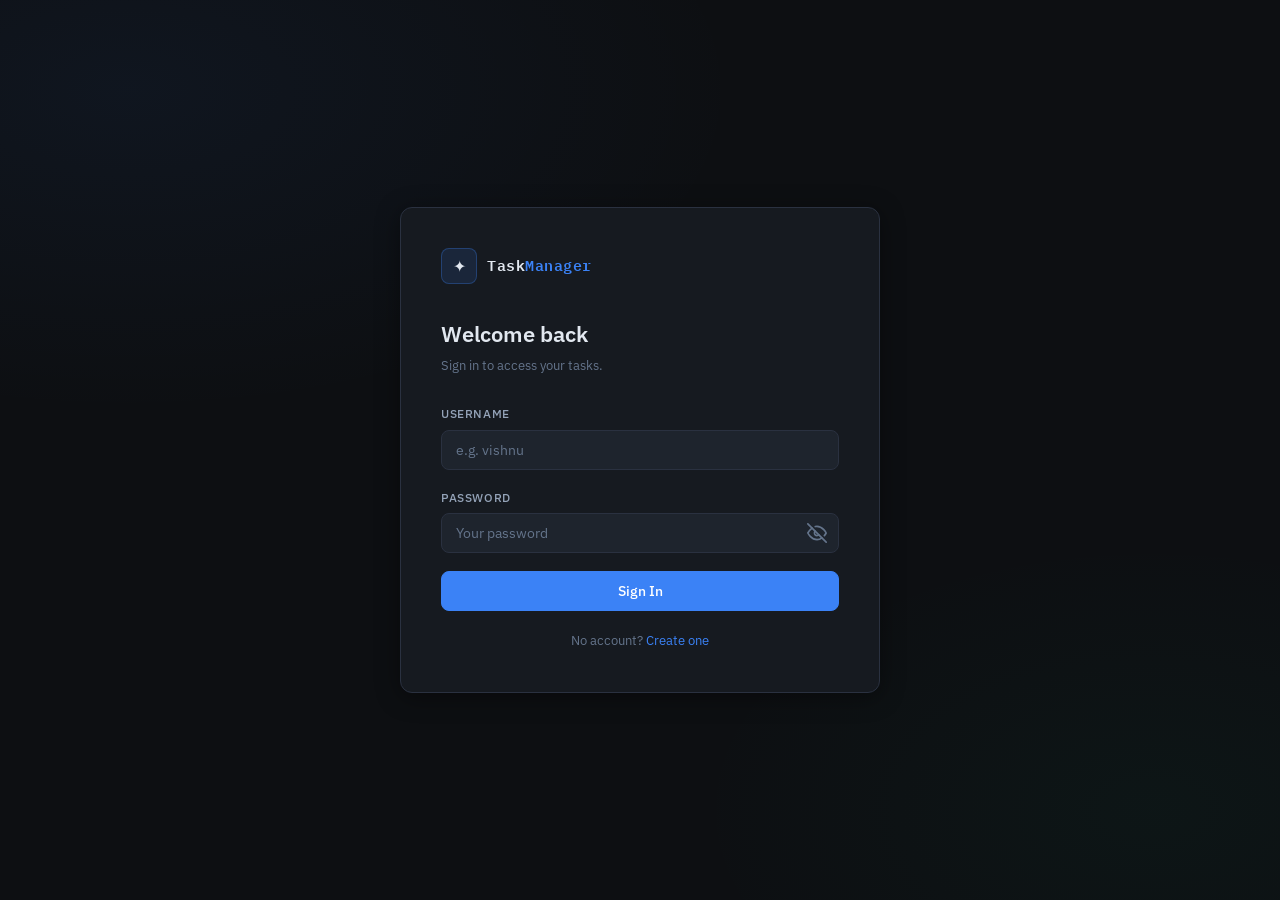
<file: frontend/index.html>
<!DOCTYPE html>
<html lang="en">
<head>
  <meta charset="UTF-8" />
  <meta http-equiv="refresh" content="0; url=login.html" />
  <title>TaskManager</title>
</head>
<body>
  <p>Redirecting… <a href="login.html">Click here</a></p>
</body>
</html>
</file>
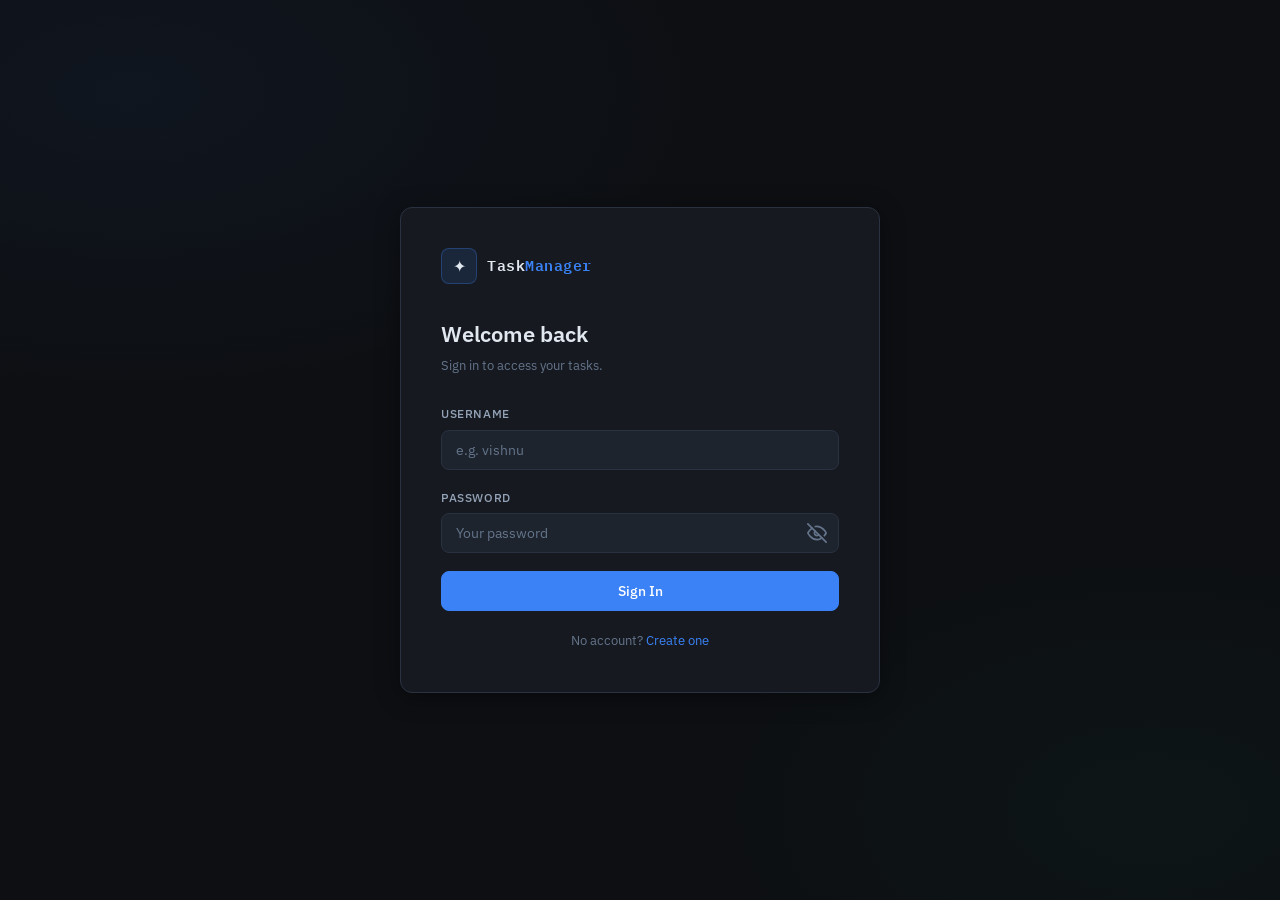
<file: frontend/dashboard.html>
<!DOCTYPE html>
<html lang="en">
<head>
  <meta charset="UTF-8" />
  <meta name="viewport" content="width=device-width, initial-scale=1.0" />
  <title>Dashboard – TaskManager</title>
  <link rel="stylesheet" href="style.css" />
  <style>
    .avatar-sm {
      width: 34px; height: 34px;
      border-radius: 50%;
      object-fit: cover;
      border: 2px solid var(--accent);
      cursor: pointer;
    }
    .avatar-sm-placeholder {
      width: 34px; height: 34px;
      border-radius: 50%;
      background: var(--accent-dim);
      border: 2px solid rgba(59,130,246,0.3);
      display: flex; align-items: center; justify-content: center;
      font-weight: 700; font-size: 14px; color: var(--accent);
      cursor: pointer;
    }
    .reward-toast {
      position: fixed;
      top: 72px; right: 24px;
      background: linear-gradient(135deg, #10b981, #3b82f6);
      color: #fff;
      padding: 16px 20px;
      border-radius: 12px;
      font-size: 14px;
      font-weight: 500;
      box-shadow: 0 8px 32px rgba(0,0,0,0.4);
      z-index: 999;
      max-width: 320px;
      animation: slideInRight 0.4s ease;
      display: none;
    }
    @keyframes slideInRight {
      from { opacity:0; transform:translateX(40px); }
      to   { opacity:1; transform:translateX(0); }
    }
    .time-tag {
      font-size: 11px;
      color: var(--text-muted);
      font-family: var(--font-mono);
      display: flex; align-items: center; gap: 4px;
    }
    .time-tag.overdue { color: var(--danger); }
    .time-tag.soon    { color: var(--warn); }
    .time-tag.ok      { color: var(--success); }
    .set-btn {
      background: var(--success-dim);
      border: 1px solid rgba(16,185,129,0.3);
      color: var(--success);
      border-radius: 6px;
      padding: 8px 14px;
      font-size: 12px;
      font-weight: 600;
      cursor: pointer;
      white-space: nowrap;
    }
    .set-btn:hover { background: rgba(16,185,129,0.2); }
  </style>
</head>
<body data-page="dashboard">

  <!-- Reward Toast -->
  <div class="reward-toast" id="reward-toast"></div>

  <div class="dashboard-layout">

    <!-- Topbar -->
    <header class="topbar">
      <div class="brand">
        <div class="brand-icon">✦</div>
        <div class="brand-name">Task<span>Manager</span></div>
      </div>
      <div class="topbar-right">
        <span class="user-badge" id="user-badge">@user</span>
        <div id="avatar-sm-placeholder" class="avatar-sm-placeholder"
             onclick="window.location.href='profile.html'" title="My Profile">?</div>
        <img id="avatar-sm-img" class="avatar-sm" src="" alt=""
             onclick="window.location.href='profile.html'" title="My Profile"
             style="display:none;" />
        <button class="btn btn-ghost" id="logout-btn"
                style="padding:6px 14px;font-size:13px;">Sign out</button>
      </div>
    </header>

    <main class="main-content">

      <!-- Motivation Quote -->
      <div id="quote-card" style="
        background:linear-gradient(135deg,rgba(59,130,246,0.15),rgba(16,185,129,0.10));
        border:1px solid rgba(59,130,246,0.25);border-radius:12px;
        padding:20px 24px;margin-bottom:24px;position:relative;overflow:hidden;">
        <div style="position:absolute;top:-10px;left:16px;font-size:80px;
          color:rgba(59,130,246,0.08);font-family:Georgia,serif;pointer-events:none;">"</div>
        <div style="display:flex;align-items:flex-start;gap:16px;">
          <div style="font-size:28px;">✨</div>
          <div style="flex:1;">
            <p id="quote-text" style="font-size:15px;color:var(--text);
               font-style:italic;line-height:1.7;margin-bottom:8px;">Loading...</p>
            <p id="quote-author" style="font-size:12px;color:var(--accent);
               font-weight:600;text-transform:uppercase;
               letter-spacing:0.8px;margin:0;"></p>
          </div>
        </div>
        <div style="margin-top:14px;padding-top:14px;
                    border-top:1px solid rgba(59,130,246,0.15);
                    display:flex;align-items:center;gap:8px;">
          <span style="font-size:12px;color:var(--text-muted);">Today's goal:</span>
          <span id="task-goal" style="font-size:12px;
                color:var(--success);font-weight:600;"></span>
          <button onclick="refreshMotivation()" style="margin-left:auto;
            background:none;border:1px solid rgba(59,130,246,0.25);
            color:var(--accent);border-radius:6px;
            padding:4px 12px;font-size:11px;cursor:pointer;">
            New Quote 🔄
          </button>
        </div>
      </div>

      <!-- Stats -->
      <div class="stats-bar">
        <div class="stat-card">
          <div class="stat-label">Total Tasks</div>
          <div class="stat-value accent" id="stat-total">—</div>
        </div>
        <div class="stat-card">
          <div class="stat-label">Completed</div>
          <div class="stat-value success" id="stat-done">—</div>
        </div>
        <div class="stat-card">
          <div class="stat-label">Pending</div>
          <div class="stat-value warn" id="stat-pending">—</div>
        </div>
      </div>

      <!-- Create Task -->
      <div class="panel">
        <div class="panel-header">
          <span class="panel-title">New Task</span>
        </div>
        <form id="task-form" autocomplete="off">

          <div class="form-group">
            <label for="new-title">Title *</label>
            <input id="new-title" type="text"
                   placeholder="What do you need to do?"
                   required maxlength="200" />
          </div>

          <div class="form-group">
            <label for="new-desc">Description</label>
            <input id="new-desc" type="text" placeholder="Optional details" />
          </div>

          <div class="form-group">
            <label for="new-priority">Priority</label>
            <select id="new-priority">
              <option value="medium">Medium</option>
              <option value="high">High</option>
              <option value="low">Low</option>
            </select>
          </div>

          <!-- Start Time -->
          <div class="form-group">
            <label>Start Date & Time</label>
            <div style="display:flex;gap:6px;align-items:center;flex-wrap:wrap;">
              <input id="new-start" type="datetime-local"
                     style="flex:1;min-width:160px;" />
              <button type="button" class="set-btn"
                      onclick="setNow('new-start')">
                ✓ Set Now
              </button>
              <button type="button" onclick="clearTime('new-start')" style="
                background:transparent;border:1px solid var(--border);
                color:var(--text-muted);border-radius:6px;
                padding:8px 10px;font-size:12px;cursor:pointer;">✕</button>
            </div>
          </div>

          <!-- End Time -->
          <div class="form-group">
            <label>End Date & Time (Deadline)</label>
            <div style="display:flex;gap:6px;align-items:center;flex-wrap:wrap;">
              <input id="new-end" type="datetime-local"
                     style="flex:1;min-width:160px;" />
              <button type="button" onclick="confirmTime('new-end')" style="
                background:rgba(245,158,11,0.12);
                border:1px solid rgba(245,158,11,0.3);
                color:var(--warn);border-radius:6px;
                padding:8px 14px;font-size:12px;
                font-weight:600;cursor:pointer;white-space:nowrap;">
                ✓ Set
              </button>
              <button type="button" onclick="clearTime('new-end')" style="
                background:transparent;border:1px solid var(--border);
                color:var(--text-muted);border-radius:6px;
                padding:8px 10px;font-size:12px;cursor:pointer;">✕</button>
            </div>
          </div>

          <!-- Quick Deadline Buttons -->
          <div style="margin-bottom:16px;display:flex;gap:8px;
                      flex-wrap:wrap;align-items:center;">
            <span style="font-size:11px;color:var(--text-muted);
              text-transform:uppercase;letter-spacing:0.5px;">
              Quick set:
            </span>
            <button type="button" onclick="setQuickDeadline(1)" style="
              background:transparent;border:1px solid var(--border);
              color:var(--text-dim);border-radius:6px;
              padding:4px 12px;font-size:12px;cursor:pointer;">
              +1 Hour
            </button>
            <button type="button" onclick="setQuickDeadline(24)" style="
              background:transparent;border:1px solid var(--border);
              color:var(--text-dim);border-radius:6px;
              padding:4px 12px;font-size:12px;cursor:pointer;">
              Tomorrow
            </button>
            <button type="button" onclick="setQuickDeadline(72)" style="
              background:transparent;border:1px solid var(--border);
              color:var(--text-dim);border-radius:6px;
              padding:4px 12px;font-size:12px;cursor:pointer;">
              3 Days
            </button>
            <button type="button" onclick="setQuickDeadline(168)" style="
              background:transparent;border:1px solid var(--border);
              color:var(--text-dim);border-radius:6px;
              padding:4px 12px;font-size:12px;cursor:pointer;">
              1 Week
            </button>
          </div>

          <button class="btn btn-primary" id="create-btn" type="submit">
            + Add Task
          </button>

        </form>
      </div>

      <!-- Task List -->
      <div class="panel">
        <div class="panel-header">
          <span class="panel-title">My Tasks</span>
          <select id="priority-filter"
                  style="width:auto;font-size:13px;padding:6px 10px;">
            <option value="">All priorities</option>
            <option value="high">High</option>
            <option value="medium">Medium</option>
            <option value="low">Low</option>
          </select>
        </div>

        <!-- Filter chips -->
        <div class="filter-bar">
          <button class="filter-chip active" id="filter-all">All</button>
          <button class="filter-chip" id="filter-active">Pending</button>
          <button class="filter-chip" id="filter-done">Completed</button>
        </div>

        <!-- Tasks -->
        <div class="task-list" id="task-list">
          <div class="loading">Loading tasks…</div>
        </div>

        <!-- Pagination -->
        <div id="pagination"></div>
      </div>

    </main>
  </div>

  <script src="script.js"></script>
</body>
</html>
</file>
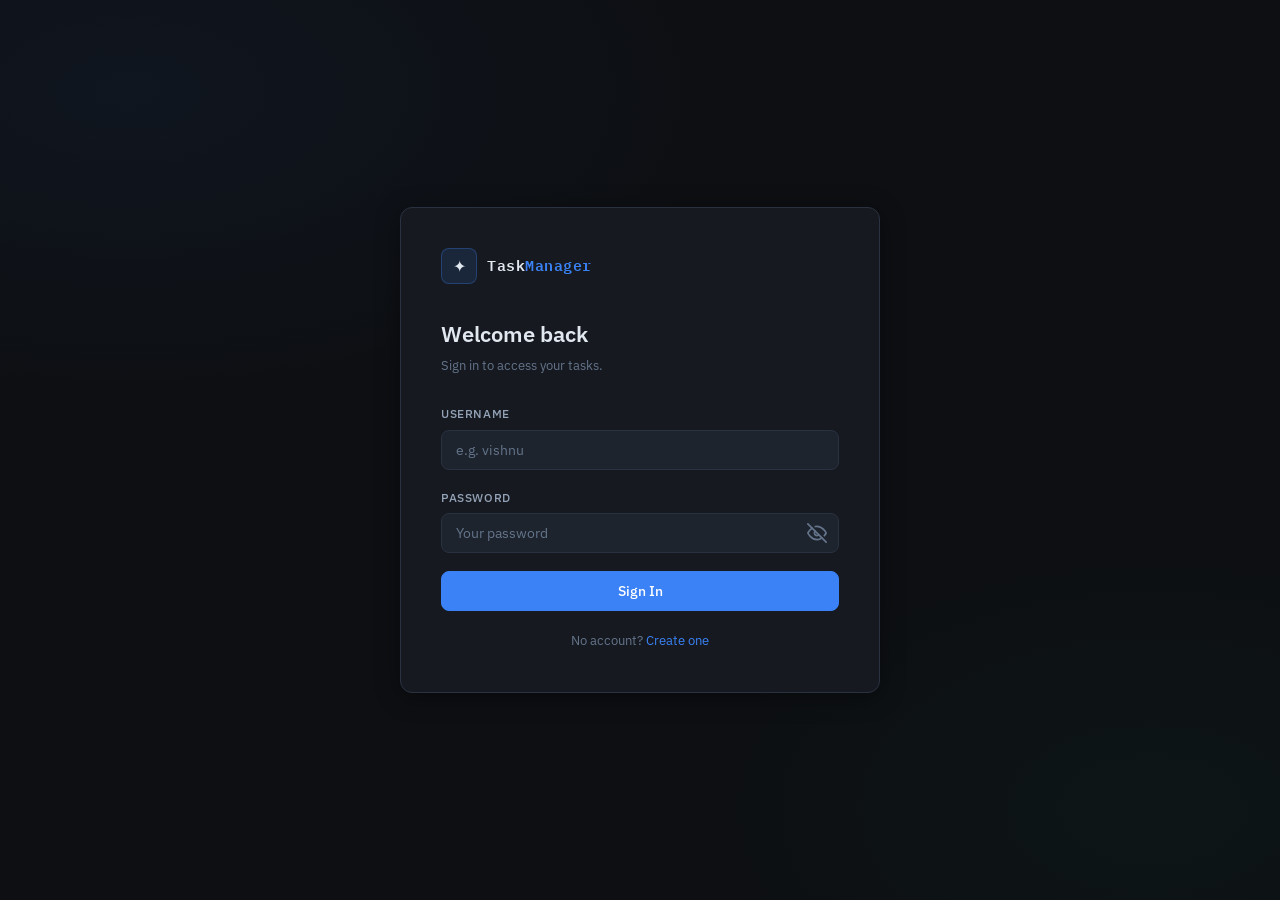
<file: frontend/login.html>
<!DOCTYPE html>
<html lang="en">
<head>
  <meta charset="UTF-8" />
  <meta name="viewport" content="width=device-width, initial-scale=1.0" />
  <title>Login – TaskManager</title>
  <link rel="stylesheet" href="style.css" />
  <style>
    .input-wrap { position: relative; }
    .input-wrap input { width: 100%; padding-right: 44px; }
    .eye-btn {
      position: absolute;
      right: 12px;
      top: 50%;
      transform: translateY(-50%);
      background: none;
      border: none;
      cursor: pointer;
      color: var(--text-muted);
      padding: 0;
      display: flex;
      align-items: center;
    }
    .eye-btn:hover { color: var(--text); }
  </style>
</head>
<body data-page="login">
  <div class="page-center">
    <div class="container">
      <div class="card">

        <div class="brand">
          <div class="brand-icon">✦</div>
          <div class="brand-name">Task<span>Manager</span></div>
        </div>

        <h1 class="page-title">Welcome back</h1>
        <p class="page-sub">Sign in to access your tasks.</p>

        <div class="alert" id="alert"></div>

        <form id="login-form" autocomplete="off">

          <div class="form-group">
            <label for="username">Username</label>
            <input id="username" type="text" placeholder="e.g. vishnu" required />
          </div>

          <div class="form-group">
            <label for="password">Password</label>
            <div class="input-wrap">
              <input id="password" type="password" placeholder="Your password" required />
              <button type="button" class="eye-btn" onclick="togglePass('password', this)">
                <!-- Eye open -->
                <svg xmlns="http://www.w3.org/2000/svg" width="20" height="20" viewBox="0 0 24 24" fill="none" stroke="currentColor" stroke-width="2" stroke-linecap="round" stroke-linejoin="round" style="display:none"><path d="M1 12s4-8 11-8 11 8 11 8-4 8-11 8-11-8-11-8z"/><circle cx="12" cy="12" r="3"/></svg>
                <!-- Eye crossed -->
                <svg xmlns="http://www.w3.org/2000/svg" width="20" height="20" viewBox="0 0 24 24" fill="none" stroke="currentColor" stroke-width="2" stroke-linecap="round" stroke-linejoin="round"><path d="M17.94 17.94A10.07 10.07 0 0 1 12 20c-7 0-11-8-11-8a18.45 18.45 0 0 1 5.06-5.94M9.9 4.24A9.12 9.12 0 0 1 12 4c7 0 11 8 11 8a18.5 18.5 0 0 1-2.16 3.19m-6.72-1.07a3 3 0 1 1-4.24-4.24"/><line x1="1" y1="1" x2="23" y2="23"/></svg>
              </button>
            </div>
          </div>

          <button class="btn btn-primary" id="submit-btn" data-label="Sign In" type="submit">
            Sign In
          </button>

        </form>

        <div class="link-row">
          No account? <a href="register.html">Create one</a>
        </div>

      </div>
    </div>
  </div>

  <script>
    function togglePass(fieldId, btn) {
      const field = document.getElementById(fieldId);
      const svgs = btn.querySelectorAll('svg');
      if (field.type === 'password') {
        field.type = 'text';
        svgs[0].style.display = 'block';
        svgs[1].style.display = 'none';
      } else {
        field.type = 'password';
        svgs[0].style.display = 'none';
        svgs[1].style.display = 'block';
      }
    }
  </script>
  <script src="script.js"></script>
</body>
</html>
</file>
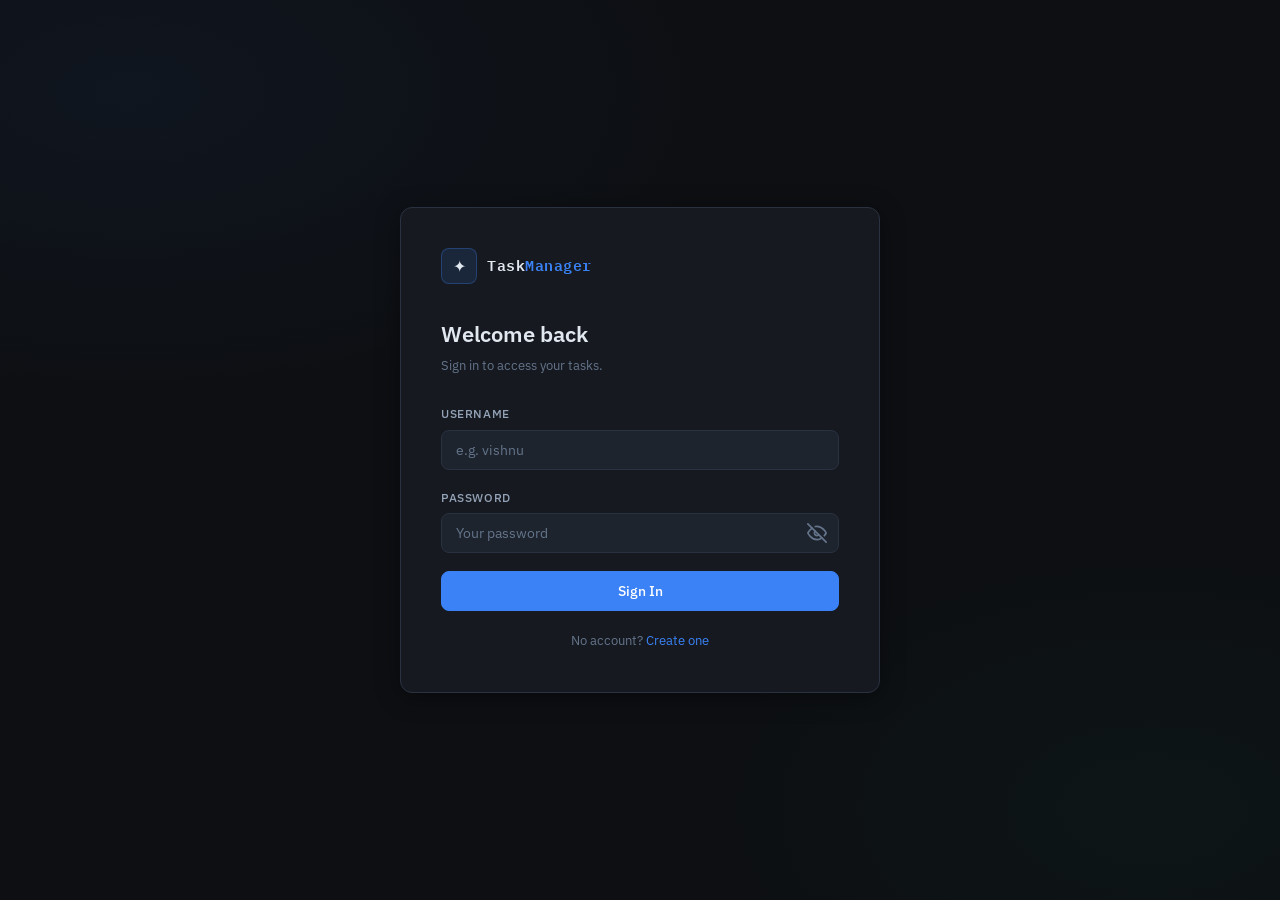
<file: frontend/profile.html>
<!DOCTYPE html>
<html lang="en">
<head>
  <meta charset="UTF-8" />
  <meta name="viewport" content="width=device-width, initial-scale=1.0" />
  <title>Profile – TaskManager</title>
  <link rel="stylesheet" href="style.css" />
  <style>
    .avatar-wrap {
      display: flex;
      flex-direction: column;
      align-items: center;
      margin-bottom: 28px;
    }
    .avatar {
      width: 100px;
      height: 100px;
      border-radius: 50%;
      object-fit: cover;
      border: 3px solid var(--accent);
      margin-bottom: 12px;
      background: var(--surface2);
    }
    .avatar-placeholder {
      width: 100px;
      height: 100px;
      border-radius: 50%;
      background: var(--accent-dim);
      border: 3px solid rgba(59,130,246,0.3);
      display: flex;
      align-items: center;
      justify-content: center;
      font-size: 36px;
      font-weight: 700;
      color: var(--accent);
      margin-bottom: 12px;
    }
    .upload-btn {
      font-size: 12px;
      padding: 6px 14px;
    }
    .info-row {
      display: flex;
      justify-content: space-between;
      padding: 12px 0;
      border-bottom: 1px solid var(--border);
      font-size: 14px;
    }
    .info-label { color: var(--text-muted); }
    .info-value { color: var(--text); font-weight: 500; }
  </style>
</head>
<body data-page="profile">
  <div class="dashboard-layout">

    <!-- Topbar -->
    <header class="topbar">
      <div class="brand">
        <div class="brand-icon">✦</div>
        <div class="brand-name">Task<span>Manager</span></div>
      </div>
      <div class="topbar-right">
        <a href="dashboard.html" class="btn btn-ghost" style="padding:6px 14px;font-size:13px;">← Dashboard</a>
        <button class="btn btn-ghost" id="logout-btn" style="padding:6px 14px;font-size:13px;">Sign out</button>
      </div>
    </header>

    <main class="main-content" style="max-width:520px;">

      <!-- Motivation card -->
      <div id="motivation-card" style="
        background:linear-gradient(135deg,rgba(59,130,246,0.15),rgba(16,185,129,0.10));
        border:1px solid rgba(59,130,246,0.25);border-radius:12px;
        padding:18px 22px;margin-bottom:24px;display:none;">
        <p id="motivation-msg" style="margin:0;font-size:14px;font-style:italic;color:var(--text);"></p>
        <p id="motivation-quote" style="margin:8px 0 0;font-size:12px;color:var(--text-muted);"></p>
      </div>

      <!-- Profile card -->
      <div class="panel">
        <div class="panel-header"><span class="panel-title">My Profile</span></div>

        <div class="alert" id="alert"></div>

        <!-- Avatar -->
        <div class="avatar-wrap">
          <div id="avatar-placeholder" class="avatar-placeholder">?</div>
          <img id="avatar-img" class="avatar" src="" alt="Profile" style="display:none;" />
          <input type="file" id="pic-input" accept="image/*" style="display:none;" onchange="uploadPicture()" />
          <div style="display:flex;gap:8px;">
            <button class="btn btn-ghost upload-btn" onclick="document.getElementById('pic-input').click()">
              📷 Change Photo
            </button>
            <button class="btn btn-danger upload-btn" id="remove-pic-btn" onclick="removePicture()" style="display:none;">
              Remove
            </button>
          </div>
        </div>

        <!-- Info rows -->
        <div class="info-row">
          <span class="info-label">Username</span>
          <span class="info-value" id="info-username">—</span>
        </div>
        <div class="info-row">
          <span class="info-label">Email</span>
          <span class="info-value" id="info-email">—</span>
        </div>
        <div class="info-row">
          <span class="info-label">Member since</span>
          <span class="info-value" id="info-joined">—</span>
        </div>

        <!-- Edit name -->
        <div style="margin-top:24px;">
          <div class="form-group">
            <label for="full-name">Display Name</label>
            <input id="full-name" type="text" placeholder="Enter your full name" maxlength="100" />
          </div>
          <button class="btn btn-primary" onclick="updateProfile()">Save Changes</button>
        </div>
      </div>

    </main>
  </div>

  <script src="script.js"></script>
  <script src="profile.js"></script>
</body>
</html>
</file>
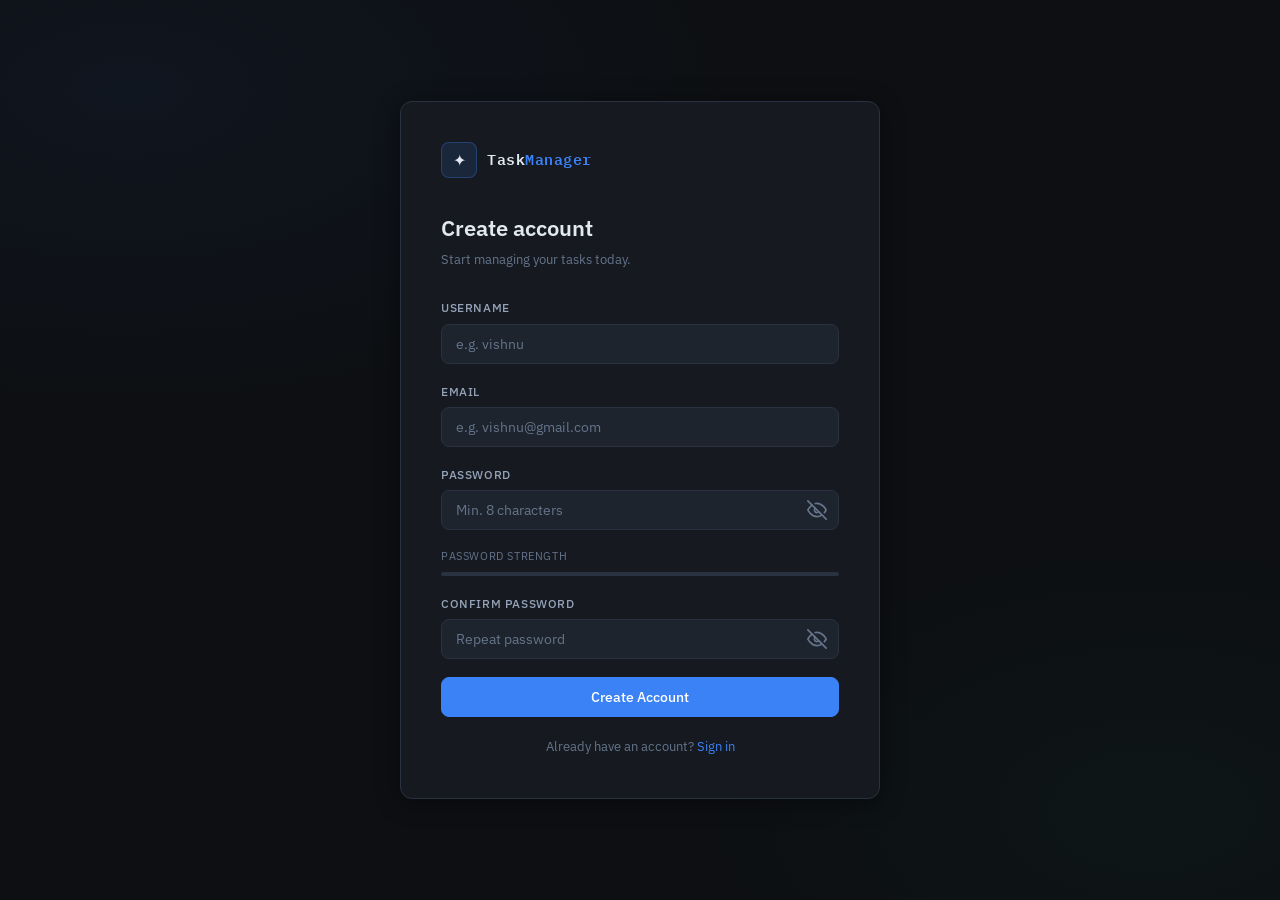
<file: frontend/register.html>
<!DOCTYPE html>
<html lang="en">
<head>
  <meta charset="UTF-8" />
  <meta name="viewport" content="width=device-width, initial-scale=1.0" />
  <title>Register – TaskManager</title>
  <link rel="stylesheet" href="style.css" />
  <style>
    .input-wrap { position: relative; }
    .input-wrap input { width: 100%; padding-right: 44px; }
    .eye-btn {
      position: absolute;
      right: 12px;
      top: 50%;
      transform: translateY(-50%);
      background: none;
      border: none;
      cursor: pointer;
      color: var(--text-muted);
      padding: 0;
      display: flex;
      align-items: center;
    }
    .eye-btn:hover { color: var(--text); }
  </style>
</head>
<body data-page="register">
  <div class="page-center">
    <div class="container">
      <div class="card">

        <div class="brand">
          <div class="brand-icon">✦</div>
          <div class="brand-name">Task<span>Manager</span></div>
        </div>

        <h1 class="page-title">Create account</h1>
        <p class="page-sub">Start managing your tasks today.</p>

        <div class="alert" id="alert"></div>

        <form id="register-form" autocomplete="off">

          <div class="form-group">
            <label for="username">Username</label>
            <input id="username" type="text" placeholder="e.g. vishnu" required minlength="3" maxlength="50" />
          </div>

          <div class="form-group">
            <label for="email">Email</label>
            <input id="email" type="email" placeholder="e.g. vishnu@gmail.com" required />
          </div>

          <div class="form-group">
            <label for="password">Password</label>
            <div class="input-wrap">
              <input id="password" type="password" placeholder="Min. 8 characters" required minlength="6" />
              <button type="button" class="eye-btn" onclick="togglePass('password', this)">
                <!-- Eye open (show when password hidden) -->
                <svg xmlns="http://www.w3.org/2000/svg" width="20" height="20" viewBox="0 0 24 24" fill="none" stroke="currentColor" stroke-width="2" stroke-linecap="round" stroke-linejoin="round" style="display:none"><path d="M1 12s4-8 11-8 11 8 11 8-4 8-11 8-11-8-11-8z"/><circle cx="12" cy="12" r="3"/></svg>
                <!-- Eye crossed (show when password visible) -->
                <svg xmlns="http://www.w3.org/2000/svg" width="20" height="20" viewBox="0 0 24 24" fill="none" stroke="currentColor" stroke-width="2" stroke-linecap="round" stroke-linejoin="round"><path d="M17.94 17.94A10.07 10.07 0 0 1 12 20c-7 0-11-8-11-8a18.45 18.45 0 0 1 5.06-5.94M9.9 4.24A9.12 9.12 0 0 1 12 4c7 0 11 8 11 8a18.5 18.5 0 0 1-2.16 3.19m-6.72-1.07a3 3 0 1 1-4.24-4.24"/><line x1="1" y1="1" x2="23" y2="23"/></svg>
              </button>
            </div>
          </div>

          <!-- Password Strength -->
          <div class="form-group">
            <div style="display:flex;justify-content:space-between;align-items:center;margin-bottom:6px;">
              <span style="font-size:11px;color:var(--text-muted);text-transform:uppercase;letter-spacing:0.6px;">Password Strength</span>
              <span id="strength-text" style="font-size:12px;font-weight:600;"></span>
            </div>
            <div style="background:var(--border);border-radius:4px;height:4px;">
              <div id="strength-bar" style="height:4px;border-radius:4px;width:0%;transition:all 0.3s ease;"></div>
            </div>
            <div id="strength-hints"></div>
          </div>

          <div class="form-group">
            <label for="confirm">Confirm Password</label>
            <div class="input-wrap">
              <input id="confirm" type="password" placeholder="Repeat password" required />
              <button type="button" class="eye-btn" onclick="togglePass('confirm', this)">
                <!-- Eye open -->
                <svg xmlns="http://www.w3.org/2000/svg" width="20" height="20" viewBox="0 0 24 24" fill="none" stroke="currentColor" stroke-width="2" stroke-linecap="round" stroke-linejoin="round" style="display:none"><path d="M1 12s4-8 11-8 11 8 11 8-4 8-11 8-11-8-11-8z"/><circle cx="12" cy="12" r="3"/></svg>
                <!-- Eye crossed -->
                <svg xmlns="http://www.w3.org/2000/svg" width="20" height="20" viewBox="0 0 24 24" fill="none" stroke="currentColor" stroke-width="2" stroke-linecap="round" stroke-linejoin="round"><path d="M17.94 17.94A10.07 10.07 0 0 1 12 20c-7 0-11-8-11-8a18.45 18.45 0 0 1 5.06-5.94M9.9 4.24A9.12 9.12 0 0 1 12 4c7 0 11 8 11 8a18.5 18.5 0 0 1-2.16 3.19m-6.72-1.07a3 3 0 1 1-4.24-4.24"/><line x1="1" y1="1" x2="23" y2="23"/></svg>
              </button>
            </div>
          </div>

          <button class="btn btn-primary" id="submit-btn" data-label="Create Account" type="submit">
            Create Account
          </button>

        </form>

        <div class="link-row">
          Already have an account? <a href="login.html">Sign in</a>
        </div>

      </div>
    </div>
  </div>

  <script>
    function togglePass(fieldId, btn) {
      const field = document.getElementById(fieldId);
      const svgs = btn.querySelectorAll('svg');
      if (field.type === 'password') {
        field.type = 'text';
        svgs[0].style.display = 'block'; // show open eye
        svgs[1].style.display = 'none';  // hide crossed eye
      } else {
        field.type = 'password';
        svgs[0].style.display = 'none';  // hide open eye
        svgs[1].style.display = 'block'; // show crossed eye
      }
    }
  </script>
  <script src="script.js"></script>
</body>
</html>
</file>
<file: frontend/style.css>
@import url('https://fonts.googleapis.com/css2?family=IBM+Plex+Mono:wght@400;500;600&family=IBM+Plex+Sans:wght@300;400;500;600&display=swap');

/* ─── Variables ────────────────────────────────────────────────────────── */
:root {
  --bg: #0d0f12;
  --surface: #161a20;
  --surface2: #1e242d;
  --border: #2a3140;
  --border-hover: #3d4d61;
  --text: #e2e8f0;
  --text-muted: #64748b;
  --text-dim: #94a3b8;
  --accent: #3b82f6;
  --accent-hover: #2563eb;
  --accent-dim: rgba(59,130,246,0.12);
  --success: #10b981;
  --success-dim: rgba(16,185,129,0.12);
  --danger: #ef4444;
  --danger-dim: rgba(239,68,68,0.10);
  --warn: #f59e0b;
  --warn-dim: rgba(245,158,11,0.12);
  --radius: 8px;
  --radius-lg: 12px;
  --shadow: 0 4px 24px rgba(0,0,0,0.4);
  --font-body: 'IBM Plex Sans', sans-serif;
  --font-mono: 'IBM Plex Mono', monospace;
  --transition: 0.18s ease;
}

/* ─── Reset & Base ─────────────────────────────────────────────────────── */
*, *::before, *::after { box-sizing: border-box; margin: 0; padding: 0; }

html { scroll-behavior: smooth; }

body {
  background: var(--bg);
  color: var(--text);
  font-family: var(--font-body);
  font-size: 15px;
  line-height: 1.6;
  min-height: 100vh;
  -webkit-font-smoothing: antialiased;
}

a { color: var(--accent); text-decoration: none; transition: color var(--transition); }
a:hover { color: var(--accent-hover); }

/* ─── Layout ────────────────────────────────────────────────────────────── */
.page-center {
  min-height: 100vh;
  display: flex;
  align-items: center;
  justify-content: center;
  padding: 24px;
  background:
    radial-gradient(ellipse 80% 60% at 10% 10%, rgba(59,130,246,0.06) 0%, transparent 60%),
    radial-gradient(ellipse 60% 50% at 90% 90%, rgba(16,185,129,0.04) 0%, transparent 60%),
    var(--bg);
}

.container {
  width: 100%;
  max-width: 480px;
}

/* ─── Card ──────────────────────────────────────────────────────────────── */
.card {
  background: var(--surface);
  border: 1px solid var(--border);
  border-radius: var(--radius-lg);
  padding: 40px;
  box-shadow: var(--shadow);
  animation: fadeUp 0.4s ease both;
}

@keyframes fadeUp {
  from { opacity: 0; transform: translateY(16px); }
  to   { opacity: 1; transform: translateY(0); }
}

/* ─── Logo / Brand ──────────────────────────────────────────────────────── */
.brand {
  display: flex;
  align-items: center;
  gap: 10px;
  margin-bottom: 32px;
}

.brand-icon {
  width: 36px;
  height: 36px;
  background: var(--accent-dim);
  border: 1px solid rgba(59,130,246,0.3);
  border-radius: 8px;
  display: grid;
  place-items: center;
  font-size: 16px;
}

.brand-name {
  font-family: var(--font-mono);
  font-weight: 600;
  font-size: 15px;
  color: var(--text);
  letter-spacing: 0.5px;
}

.brand-name span { color: var(--accent); }

/* ─── Page heading ──────────────────────────────────────────────────────── */
.page-title {
  font-size: 22px;
  font-weight: 600;
  color: var(--text);
  margin-bottom: 4px;
}

.page-sub {
  font-size: 13px;
  color: var(--text-muted);
  margin-bottom: 28px;
}

/* ─── Form ──────────────────────────────────────────────────────────────── */
.form-group {
  margin-bottom: 18px;
}

label {
  display: block;
  font-size: 12px;
  font-weight: 500;
  color: var(--text-dim);
  text-transform: uppercase;
  letter-spacing: 0.6px;
  margin-bottom: 6px;
}

input, select, textarea {
  width: 100%;
  background: var(--surface2);
  border: 1px solid var(--border);
  border-radius: var(--radius);
  color: var(--text);
  font-family: var(--font-body);
  font-size: 14px;
  padding: 10px 14px;
  transition: border-color var(--transition), box-shadow var(--transition);
  outline: none;
}

textarea { resize: vertical; min-height: 80px; }

input:focus, select:focus, textarea:focus {
  border-color: var(--accent);
  box-shadow: 0 0 0 3px rgba(59,130,246,0.12);
}

input::placeholder, textarea::placeholder { color: var(--text-muted); }

select option { background: var(--surface2); }

/* ─── Buttons ───────────────────────────────────────────────────────────── */
.btn {
  display: inline-flex;
  align-items: center;
  justify-content: center;
  gap: 8px;
  padding: 10px 20px;
  border-radius: var(--radius);
  font-family: var(--font-body);
  font-size: 14px;
  font-weight: 500;
  cursor: pointer;
  border: 1px solid transparent;
  transition: all var(--transition);
  white-space: nowrap;
}

.btn-primary {
  background: var(--accent);
  color: #fff;
  border-color: var(--accent);
  width: 100%;
}

.btn-primary:hover { background: var(--accent-hover); border-color: var(--accent-hover); }

.btn-ghost {
  background: transparent;
  color: var(--text-dim);
  border-color: var(--border);
}

.btn-ghost:hover { border-color: var(--border-hover); color: var(--text); }

.btn-danger {
  background: var(--danger-dim);
  color: var(--danger);
  border-color: rgba(239,68,68,0.25);
  padding: 6px 12px;
  font-size: 12px;
}

.btn-danger:hover { background: rgba(239,68,68,0.2); }

.btn-success {
  background: var(--success-dim);
  color: var(--success);
  border-color: rgba(16,185,129,0.25);
  padding: 6px 12px;
  font-size: 12px;
}

.btn-success:hover { background: rgba(16,185,129,0.2); }

.btn:disabled { opacity: 0.5; cursor: not-allowed; }

/* ─── Alert / Message ───────────────────────────────────────────────────── */
.alert {
  padding: 12px 14px;
  border-radius: var(--radius);
  font-size: 13px;
  margin-bottom: 20px;
  display: none;
  animation: fadeIn 0.2s ease;
}

@keyframes fadeIn { from { opacity: 0 } to { opacity: 1 } }

.alert.show { display: flex; align-items: center; gap: 8px; }
.alert-error { background: var(--danger-dim); border: 1px solid rgba(239,68,68,0.25); color: #fca5a5; }
.alert-success { background: var(--success-dim); border: 1px solid rgba(16,185,129,0.25); color: #6ee7b7; }

/* ─── Link row ──────────────────────────────────────────────────────────── */
.link-row {
  text-align: center;
  margin-top: 20px;
  font-size: 13px;
  color: var(--text-muted);
}

/* ─── DASHBOARD ─────────────────────────────────────────────────────────── */
.dashboard-layout {
  min-height: 100vh;
  display: flex;
  flex-direction: column;
}

/* Topbar */
.topbar {
  background: var(--surface);
  border-bottom: 1px solid var(--border);
  padding: 0 24px;
  height: 56px;
  display: flex;
  align-items: center;
  justify-content: space-between;
  position: sticky;
  top: 0;
  z-index: 100;
}

.topbar .brand { margin-bottom: 0; }

.topbar-right {
  display: flex;
  align-items: center;
  gap: 16px;
}

.user-badge {
  font-family: var(--font-mono);
  font-size: 12px;
  color: var(--text-dim);
  background: var(--surface2);
  border: 1px solid var(--border);
  padding: 4px 12px;
  border-radius: 20px;
}

.main-content {
  flex: 1;
  padding: 32px 24px;
  max-width: 900px;
  width: 100%;
  margin: 0 auto;
}

/* Stats bar */
.stats-bar {
  display: grid;
  grid-template-columns: repeat(3, 1fr);
  gap: 16px;
  margin-bottom: 28px;
}

.stat-card {
  background: var(--surface);
  border: 1px solid var(--border);
  border-radius: var(--radius);
  padding: 16px 20px;
}

.stat-label {
  font-size: 11px;
  color: var(--text-muted);
  text-transform: uppercase;
  letter-spacing: 0.6px;
  margin-bottom: 4px;
}

.stat-value {
  font-family: var(--font-mono);
  font-size: 24px;
  font-weight: 600;
  color: var(--text);
}

.stat-value.accent { color: var(--accent); }
.stat-value.success { color: var(--success); }
.stat-value.warn { color: var(--warn); }

/* Task form panel */
.panel {
  background: var(--surface);
  border: 1px solid var(--border);
  border-radius: var(--radius-lg);
  padding: 24px;
  margin-bottom: 24px;
}

.panel-header {
  display: flex;
  align-items: center;
  justify-content: space-between;
  margin-bottom: 20px;
}

.panel-title {
  font-size: 14px;
  font-weight: 600;
  color: var(--text);
  letter-spacing: 0.2px;
}

/* Filter bar */
.filter-bar {
  display: flex;
  gap: 12px;
  flex-wrap: wrap;
  align-items: center;
  margin-bottom: 20px;
}

.filter-bar select { width: auto; font-size: 13px; padding: 7px 12px; }

.filter-chip {
  padding: 6px 14px;
  border-radius: 20px;
  font-size: 12px;
  font-weight: 500;
  border: 1px solid var(--border);
  background: transparent;
  color: var(--text-dim);
  cursor: pointer;
  transition: all var(--transition);
}

.filter-chip:hover, .filter-chip.active {
  background: var(--accent-dim);
  border-color: rgba(59,130,246,0.3);
  color: var(--accent);
}

/* Task list */
.task-list { display: flex; flex-direction: column; gap: 10px; }

.task-item {
  background: var(--surface2);
  border: 1px solid var(--border);
  border-radius: var(--radius);
  padding: 16px 18px;
  display: flex;
  align-items: flex-start;
  gap: 14px;
  transition: border-color var(--transition), transform var(--transition);
  animation: slideIn 0.25s ease both;
}

@keyframes slideIn {
  from { opacity: 0; transform: translateX(-8px); }
  to   { opacity: 1; transform: translateX(0); }
}

.task-item:hover { border-color: var(--border-hover); }

.task-item.completed { opacity: 0.6; }

.task-item.completed .task-title { text-decoration: line-through; color: var(--text-muted); }

.task-check {
  width: 20px;
  height: 20px;
  border-radius: 50%;
  border: 2px solid var(--border-hover);
  flex-shrink: 0;
  margin-top: 2px;
  cursor: pointer;
  transition: all var(--transition);
  display: grid;
  place-items: center;
  font-size: 11px;
}

.task-check:hover { border-color: var(--success); }
.task-check.done { background: var(--success); border-color: var(--success); color: #fff; }

.task-body { flex: 1; min-width: 0; }

.task-title {
  font-weight: 500;
  font-size: 14px;
  color: var(--text);
  margin-bottom: 4px;
  white-space: nowrap;
  overflow: hidden;
  text-overflow: ellipsis;
}

.task-desc {
  font-size: 12px;
  color: var(--text-muted);
  margin-bottom: 8px;
  overflow: hidden;
  display: -webkit-box;
  -webkit-line-clamp: 2;
  -webkit-box-orient: vertical;
}

.task-meta {
  display: flex;
  align-items: center;
  gap: 8px;
  flex-wrap: wrap;
}

.badge {
  font-family: var(--font-mono);
  font-size: 10px;
  padding: 2px 8px;
  border-radius: 4px;
  font-weight: 500;
  text-transform: uppercase;
  letter-spacing: 0.5px;
}

.badge-high { background: rgba(239,68,68,0.12); color: #fca5a5; border: 1px solid rgba(239,68,68,0.2); }
.badge-medium { background: rgba(245,158,11,0.12); color: #fcd34d; border: 1px solid rgba(245,158,11,0.2); }
.badge-low { background: rgba(16,185,129,0.12); color: #6ee7b7; border: 1px solid rgba(16,185,129,0.2); }
.badge-done { background: rgba(16,185,129,0.08); color: var(--text-muted); border: 1px solid var(--border); }

.task-date {
  font-size: 11px;
  color: var(--text-muted);
  font-family: var(--font-mono);
}

.task-actions { display: flex; gap: 6px; flex-shrink: 0; margin-top: 2px; }

/* Empty state */
.empty-state {
  text-align: center;
  padding: 48px 24px;
  color: var(--text-muted);
}

.empty-icon { font-size: 36px; margin-bottom: 12px; }
.empty-title { font-weight: 500; color: var(--text-dim); margin-bottom: 4px; }
.empty-sub { font-size: 13px; }

/* Loading */
.loading { text-align: center; padding: 32px; color: var(--text-muted); font-family: var(--font-mono); font-size: 13px; }

/* Inline form row */
.form-row { display: grid; grid-template-columns: 1fr auto; gap: 12px; align-items: end; }
.form-row-3 { display: grid; grid-template-columns: 1fr 1fr 1fr; gap: 12px; }

/* Responsive */
@media (max-width: 640px) {
  .stats-bar { grid-template-columns: repeat(3, 1fr); gap: 8px; }
  .stat-card { padding: 12px; }
  .stat-value { font-size: 18px; }
  .form-row { grid-template-columns: 1fr; }
  .form-row-3 { grid-template-columns: 1fr; }
  .main-content { padding: 16px; }
  .card { padding: 24px; }
  .filter-bar { gap: 8px; }
}
/* Set button for datetime */
.datetime-wrap { position: relative; }
.set-btn {
  background: var(--success-dim);
  border: 1px solid rgba(16,185,129,0.3);
  color: var(--success);
  border-radius: 6px;
  padding: 8px 14px;
  font-size: 12px;
  font-weight: 600;
  cursor: pointer;
  white-space: nowrap;
}
.set-btn:hover { background: rgba(16,185,129,0.2); }
</file>
